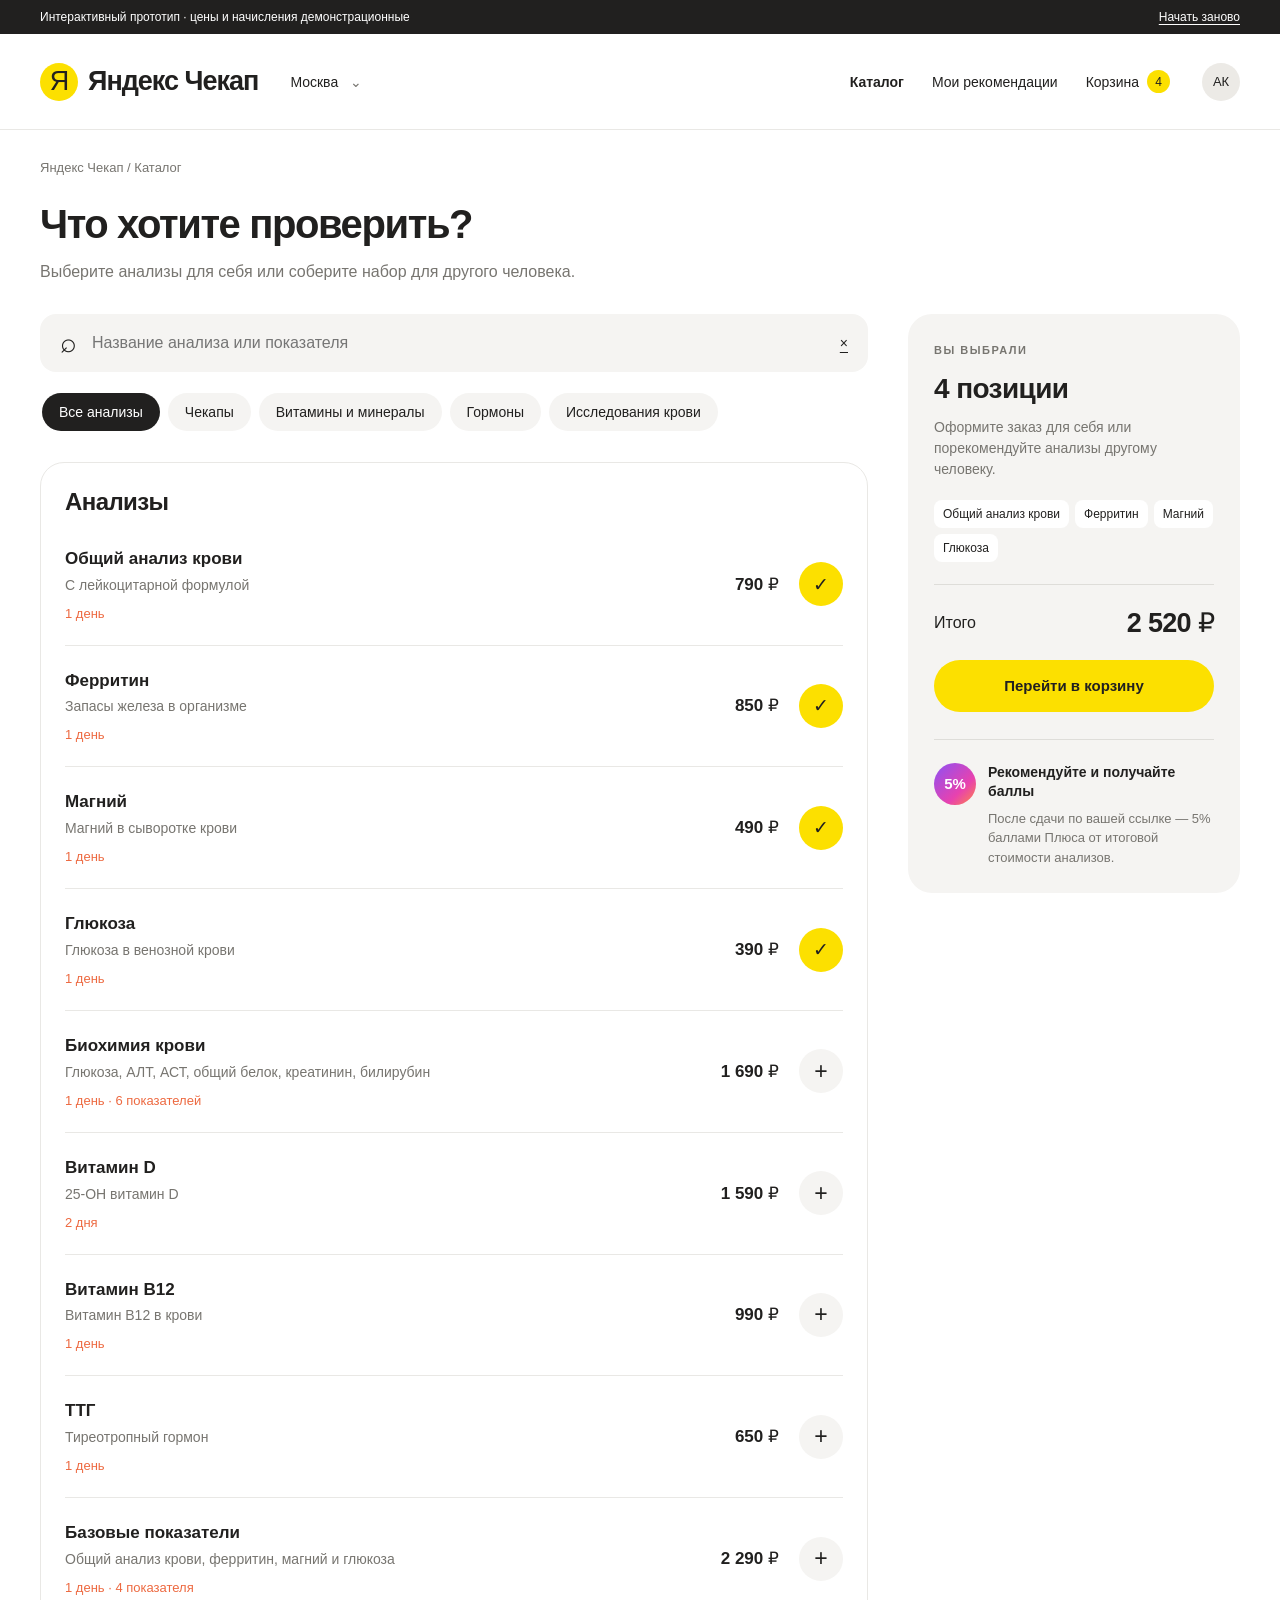
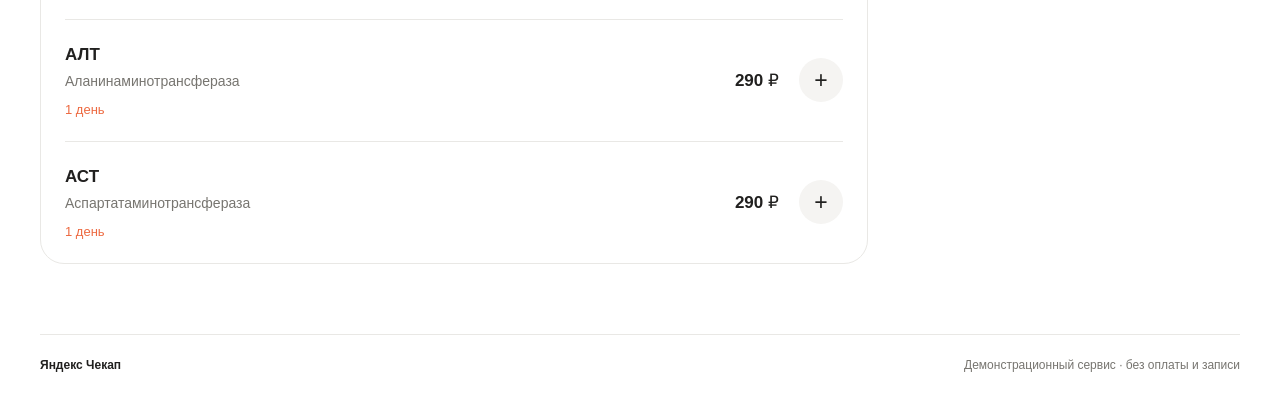
<file: index.html>
<!doctype html>
<html lang="ru"><head><meta charset="UTF-8"><meta name="viewport" content="width=device-width, initial-scale=1"><title>Яндекс Чекап · Анализы и рекомендации</title><meta name="description" content="Соберите набор анализов и поделитесь рекомендацией."><link rel="icon" type="image/svg+xml" href="data:image/svg+xml,%3Csvg xmlns='http://www.w3.org/2000/svg' viewBox='0 0 32 32'%3E%3Crect width='32' height='32' rx='10' fill='%23fce000'/%3E%3Cpath d='M9 17h5l2-8 3 15 2-7h3' fill='none' stroke='%2321201f' stroke-width='2.5'/%3E%3C/svg%3E"><link rel="stylesheet" href="style.css?v=2"></head><body>
<div class="demo-bar"><span>Интерактивный прототип <span class="desktop-only">· цены и начисления демонстрационные</span></span><button id="demo-reset">Начать заново</button></div>
<header class="header"><a class="brand" href="#catalog"><span class="brand-mark">Я</span><span>Яндекс Чекап</span></a><span class="location">Москва <span>⌄</span></span><nav aria-label="Основная навигация"><a href="#catalog" data-nav="catalog">Каталог</a><a href="#saved" data-nav="saved">Мои рекомендации</a><a class="cart-link" href="#cart" data-nav="cart">Корзина <span id="cart-count">4</span></a></nav><span class="account" title="Демонстрационный аккаунт">АК</span></header>
<main id="app"><div class="breadcrumb">Яндекс Чекап / Каталог</div><div class="page-heading"><div><h1>Что хотите проверить?</h1><p class="muted">Выберите анализы для себя или соберите набор для другого человека.</p></div></div><div class="workspace"><section><div class="search-wrap"><span>⌕</span><input aria-label="Поиск анализов" placeholder="Название анализа или показателя"></div><div class="chips"><button class="chip active">Все анализы</button><button class="chip">Чекапы</button><button class="chip">Витамины и минералы</button></div><section class="panel"><div class="panel-title"><h2>Анализы</h2><span class="muted">Выбирайте нужное</span></div><div class="analysis-row"><div><h3>Общий анализ крови</h3><p class="muted">С лейкоцитарной формулой</p><span class="meta">1 день</span></div><strong>790 ₽</strong><button class="round">✓</button></div><div class="analysis-row"><div><h3>Ферритин</h3><p class="muted">Запасы железа в организме</p><span class="meta">1 день</span></div><strong>850 ₽</strong><button class="round">✓</button></div><div class="analysis-row"><div><h3>Магний</h3><p class="muted">Магний в сыворотке крови</p><span class="meta">1 день</span></div><strong>490 ₽</strong><button class="round">✓</button></div></section></section><aside class="summary"><span class="eyebrow">ВАША КОРЗИНА</span><h2>4 анализа</h2><p class="muted">Состав можно изменить перед отправкой.</p><div class="total"><span>Итого</span><strong>2 520 ₽</strong></div><a class="button primary" href="#cart">Перейти в корзину</a><div class="referral-note"><span class="plus-badge">5%</span><div><strong>Рекомендуйте и получайте баллы</strong><p>После сдачи по вашей ссылке — 5% баллами Плюса.</p></div></div></aside></div></main>
<footer class="footer"><span>Яндекс Чекап</span><span>Демонстрационный сервис · без оплаты и записи</span></footer><div id="toast" role="status" aria-live="polite"></div><dialog id="modal"></dialog><script src="app.js?v=2" defer></script></body></html>
</file>
<file: style.css>
:root{--ink:#21201f;--muted:#777570;--line:#e9e8e5;--surface:#f5f4f2;--yellow:#fce000;--orange:#ed6940;--green:#28774c;font-family:"YS Text",Arial,sans-serif;color:var(--ink);background:#fff;font-synthesis:none}*{box-sizing:border-box}body{margin:0}button,input,textarea{font:inherit}button,a,input,textarea{-webkit-tap-highlight-color:transparent}button,a{touch-action:manipulation}button{cursor:pointer;border:0;color:inherit}a{color:inherit;text-decoration:none}button:focus-visible,a:focus-visible{outline:3px solid #437dc6;outline-offset:4px}input:focus,textarea:focus{outline:2px solid var(--yellow);outline-offset:2px}button:disabled{opacity:.45;cursor:not-allowed}h1,h2,h3,p{margin:0}h1{font-size:40px;letter-spacing:-1.4px;line-height:1.12;font-weight:750}h2{font-size:24px;letter-spacing:-.6px}h3{font-size:17px;font-weight:600;line-height:1.4}p{line-height:1.5}strong{font-weight:600}.muted{color:var(--muted)}.demo-bar{min-height:34px;background:var(--ink);color:#fff;display:flex;align-items:center;justify-content:space-between;padding:7px 40px;font-size:12px;gap:14px}.demo-bar button{padding:0;background:none;color:#fff;font-size:12px;text-decoration:underline;text-underline-offset:3px}.header{max-width:1280px;margin:auto;display:flex;align-items:center;gap:32px;height:96px;padding:0 40px;border-bottom:1px solid var(--line)}.brand{font-size:27px;font-weight:700;letter-spacing:-1px;display:flex;align-items:center;gap:10px;white-space:nowrap}.brand-mark{background:var(--yellow);font-weight:500;width:38px;height:38px;border-radius:50%;display:grid;place-items:center}.location{font-size:14px}.location span{margin-left:8px;color:var(--muted)}nav{margin-left:auto;display:flex;align-items:center;gap:28px;font-size:14px}nav a{padding:12px 0;white-space:nowrap}nav a.current{font-weight:700}.cart-link{display:flex;gap:8px;align-items:center}.cart-link span{background:var(--yellow);border-radius:50%;min-width:23px;height:23px;display:grid;place-items:center;font-size:12px}.account{width:38px;height:38px;border-radius:50%;display:grid;place-items:center;background:#eceae6;font-size:13px;flex-shrink:0}main{max-width:1280px;min-height:calc(100vh - 229px);padding:30px 40px 70px;margin:auto}.breadcrumb{font-size:13px;color:var(--muted);margin-bottom:27px}.breadcrumb a:hover{text-decoration:underline}.page-heading{display:flex;justify-content:space-between;align-items:center;gap:20px;margin-bottom:30px}.page-heading p{margin-top:13px;font-size:16px;max-width:640px}.workspace{display:grid;grid-template-columns:minmax(0,1fr) 332px;gap:40px;align-items:start}.search-wrap{display:flex;align-items:center;gap:13px;background:var(--surface);border-radius:16px;padding:0 20px;margin-bottom:19px}.search-wrap>span{font-size:28px}.search-wrap input{background:transparent;border:0;width:100%;height:58px;font-size:16px;min-width:0}.search-wrap:focus-within{outline:2px solid var(--yellow)}.search-wrap input:focus{outline:none}.chips{display:flex;gap:8px;margin:0 0 24px;overflow:auto;padding:2px 2px 7px;scrollbar-width:none}.chip{white-space:nowrap;background:var(--surface);padding:11px 17px;border-radius:24px;font-size:14px}.chip.active{background:var(--ink);color:#fff}.panel{border:1px solid var(--line);border-radius:24px;overflow:hidden;padding:0 24px;background:#fff}.panel-title{display:flex;align-items:center;justify-content:space-between;padding:25px 0 8px;gap:15px}.panel-title .muted{font-size:13px}.analysis-row{display:grid;grid-template-columns:minmax(0,1fr) auto 44px;gap:20px;align-items:center;padding:23px 0;border-bottom:1px solid var(--line)}.analysis-row:last-child{border-bottom:0}.analysis-row p{font-size:14px;margin:4px 0 8px}.analysis-row>strong{font-size:17px;white-space:nowrap}.meta{font-size:13px;color:var(--orange)}.round{height:44px;width:44px;display:grid;place-items:center;border-radius:50%;background:var(--surface);font-size:23px}.round.selected{background:var(--yellow);font-size:19px}.round.remove{font-size:20px;color:var(--muted)}.round:hover{filter:brightness(.96)}.summary{background:var(--surface);padding:26px;border-radius:24px;position:sticky;top:24px}.eyebrow{font-size:11px;font-weight:600;letter-spacing:1.5px;color:var(--muted)}.summary h2{margin:15px 0 12px;font-size:28px}.summary>p{font-size:14px}.total{display:flex;justify-content:space-between;align-items:center;gap:20px;padding-top:22px;margin-top:22px;border-top:1px solid #deddd9;margin-bottom:21px}.total strong{font-size:27px;letter-spacing:-.7px;white-space:nowrap}.button{min-height:52px;padding:14px 20px;border-radius:28px;display:inline-flex;align-items:center;justify-content:center;gap:10px;text-align:center;font-size:15px;font-weight:600;line-height:1.35;background:var(--surface)}.button.primary{background:var(--yellow)}.button.dark{background:var(--ink);color:white}.button.outline{background:transparent;border:1px solid #d8d6d1}.button:hover{filter:brightness(.97)}.summary>.button{width:100%;margin-bottom:10px}.referral-note{display:flex;gap:12px;border-top:1px solid #deddd9;padding-top:23px;margin-top:17px}.referral-note strong{font-size:14px;line-height:1.4;display:block}.referral-note p{font-size:13px;color:var(--muted);margin-top:7px}.plus-badge{width:42px;height:42px;border-radius:50%;background:linear-gradient(135deg,#8c51f5,#e842ae 65%,#ff8744);display:grid;place-items:center;color:white;flex-shrink:0;font-size:15px;font-weight:700}.footer{border-top:1px solid var(--line);max-width:1200px;margin:auto;padding:23px 0;display:flex;justify-content:space-between;color:var(--muted);font-size:12px;gap:16px}.footer>span:first-child{color:var(--ink);font-weight:600}.back{display:inline-flex;gap:9px;align-items:center;font-size:14px;margin-bottom:25px}.text-button{padding:0;background:none;font-size:14px;text-decoration:underline;text-underline-offset:4px}.notice{border-radius:18px;background:#fff7e8;padding:18px 20px;margin:20px 0;display:flex;gap:15px;align-items:flex-start}.notice>span{font-size:21px}.notice p{font-size:14px;margin-top:6px;color:#71634b}.notice button{margin-top:12px}.notice.success{background:#edf5ee}.line-item{display:flex;justify-content:space-between;font-size:14px;gap:20px;margin-top:12px}.selected-names{display:flex;flex-wrap:wrap;gap:6px;margin-top:20px}.selected-names span{font-size:12px;background:white;border-radius:8px;padding:7px 9px}.tiny{font-size:12px;line-height:1.5;color:var(--muted)}.section-gap{margin-top:26px}.empty{text-align:center;padding:52px 24px}.empty h2{margin-bottom:12px}.empty .button{margin-top:24px}.empty-symbol{display:grid;place-items:center;background:var(--surface);border-radius:24px;font-size:32px;width:70px;height:70px;margin:0 auto 24px}.recipient-intro{border-radius:24px;background:var(--surface);padding:28px;margin-bottom:24px}.recipient-intro .eyebrow{display:block;margin-bottom:15px}.recipient-intro h1{font-size:34px;margin:12px 0 18px}.author{font-size:14px;display:flex;gap:8px;align-items:center}.author-dot{width:8px;height:8px;border-radius:50%;background:var(--orange)}.comment{font-size:17px;line-height:1.55;white-space:pre-wrap;overflow-wrap:anywhere}.recipient-intro .tiny{margin-top:18px}.stats{display:grid;grid-template-columns:1fr 1fr 1fr;gap:16px;margin-bottom:32px}.stat{padding:25px 28px;background:var(--surface);border-radius:20px}.stat.reward{background:linear-gradient(110deg,#f1ebff,#fde9f1)}.stat strong{display:block;font-size:34px;letter-spacing:-1px;margin-bottom:10px}.stat p{font-size:14px}.saved-card{border:1px solid var(--line);border-radius:22px;padding:26px;display:grid;grid-template-columns:1fr auto;gap:24px;margin-top:15px}.saved-card h2{font-size:22px;overflow-wrap:anywhere}.saved-card p{font-size:14px;margin-top:10px}.saved-actions{display:flex;gap:8px;align-items:center}.saved-metrics{display:flex;gap:24px;font-size:13px;margin-top:20px;flex-wrap:wrap}.saved-metrics strong{font-size:16px;margin-right:5px}.link-row{display:flex;gap:10px;margin-top:20px}.link-row input{min-width:0;flex:1}.center-page{max-width:670px;margin:25px auto}.center-page h1{font-size:34px;margin-bottom:15px}.success-mark{width:60px;height:60px;background:var(--yellow);display:grid;place-items:center;border-radius:50%;font-size:27px;margin-bottom:24px}.form-card{padding:30px;border-radius:24px;border:1px solid var(--line)}.form-card label,dialog label{font-size:14px;font-weight:600;display:block;margin-top:22px;margin-bottom:9px}input.field,textarea{background:var(--surface);border:1px solid transparent;border-radius:13px;min-height:51px;padding:14px 16px;width:100%;color:var(--ink)}textarea{resize:vertical;min-height:108px;line-height:1.5}.form-card .button{width:100%;margin-top:24px}.form-card .tiny{margin-top:10px}.steps{display:flex;gap:24px;margin-bottom:26px;font-size:13px;color:var(--muted)}.steps .active{color:var(--ink);font-weight:600}.modal-head{display:flex;justify-content:space-between;align-items:center;gap:20px;margin-bottom:12px}dialog{border:0;border-radius:28px;padding:28px;width:min(540px,calc(100% - 32px));max-height:calc(100% - 32px);color:var(--ink);box-shadow:0 30px 80px #0002}dialog::backdrop{background:#21201f66;backdrop-filter:blur(4px)}dialog h2{font-size:27px}dialog .button{width:100%;margin-top:24px}dialog .tiny{margin-top:12px}.dialog-actions{display:flex;gap:10px}.dialog-actions .button{flex:1}#toast{position:fixed;bottom:28px;left:50%;transform:translate(-50%,25px);background:var(--ink);color:#fff;padding:15px 22px;border-radius:14px;font-size:14px;opacity:0;pointer-events:none;transition:.2s;z-index:10;max-width:calc(100% - 32px);text-align:center}#toast.visible{opacity:1;transform:translate(-50%,0)}.checkout-note{margin-top:20px;padding:18px;background:var(--surface);border-radius:16px;font-size:14px}.mobile-basket{display:none}.list-bottom{display:flex;justify-content:space-between;align-items:center;gap:20px;padding:20px 0}.reward-amount{color:#9340af}.payment-breakdown{padding:22px 0}.date-chips{display:flex;gap:8px;flex-wrap:wrap;margin-top:12px}.date-chips button{border:1px solid var(--line);background:white;padding:12px 16px;border-radius:14px}.date-chips button.active{border-color:var(--ink);background:var(--surface)}.error{color:#a32235;font-size:14px;margin-top:12px}.route-enter{animation:appear .2s ease-out}@keyframes appear{from{opacity:0;transform:translateY(5px)}to{opacity:1;transform:translateY(0)}}@media(prefers-reduced-motion:reduce){*{animation:none!important;transition:none!important}}@media(max-width:1000px){.header{gap:20px;padding:0 24px}.location{display:none}main{padding:28px 24px 60px}.workspace{grid-template-columns:minmax(0,1fr) 290px;gap:24px}.summary{padding:22px}.footer{margin:0 24px}h1{font-size:35px}nav{gap:20px}}@media(max-width:720px){.demo-bar{padding:8px 16px;font-size:11px}.desktop-only{display:none}.header{height:auto;min-height:115px;padding:18px 16px 0;flex-wrap:wrap;gap:14px}.brand{font-size:23px}.brand-mark{width:32px;height:32px}.account{margin-left:auto;width:32px;height:32px}nav{order:3;width:100%;margin:0;justify-content:space-between;gap:12px;font-size:13px}nav a{padding:13px 0 16px}.header:has(.recipient-nav){min-height:76px}.header .recipient-nav{display:none}main{padding:23px 16px 40px;min-height:calc(100vh - 242px)}.breadcrumb{margin-bottom:22px;font-size:12px}.page-heading{display:block;margin-bottom:24px}.page-heading>.button{margin-top:18px}.page-heading p{font-size:15px;margin-top:12px}h1{font-size:31px;letter-spacing:-1px}h2{font-size:22px}.workspace{grid-template-columns:1fr;gap:24px}.summary{position:static;padding:24px}.panel{padding:0 18px;border-radius:20px}.analysis-row{gap:12px;padding:20px 0;grid-template-columns:minmax(0,1fr) auto 38px}.analysis-row h3{font-size:16px}.analysis-row p{font-size:13px}.analysis-row>strong{font-size:15px}.round{width:38px;height:38px}.panel-title .muted{display:none}.search-wrap{padding:0 15px}.search-wrap input{height:54px;font-size:15px}.chips{margin-bottom:18px}.chip{font-size:13px;padding:10px 14px}.footer{margin:0 16px;flex-direction:column;gap:8px;padding-bottom:30px}.stats{gap:10px;grid-template-columns:1fr 1fr}.stat{padding:20px}.stat:first-child{grid-column:1/-1}.stat strong{font-size:30px}.stat p{font-size:13px}.saved-card{display:block;padding:22px}.saved-actions{margin-top:22px;flex-wrap:wrap}.saved-actions .button{flex:1;font-size:14px;min-width:110px}.saved-metrics{gap:16px}.recipient-intro{padding:23px}.recipient-intro h1{font-size:29px}.comment{font-size:16px}.form-card{padding:23px}.center-page{margin:0 auto}.center-page h1{font-size:29px}.link-row{flex-wrap:wrap}.link-row .button{width:100%}.notice{padding:17px}.mobile-basket{display:flex;position:fixed;bottom:14px;left:16px;right:16px;align-items:center;justify-content:space-between;z-index:3;background:var(--yellow);padding:16px 22px;border-radius:30px;box-shadow:0 6px 25px #0002;font-size:15px;font-weight:600}body:has(.mobile-basket) .footer{padding-bottom:96px}.steps{gap:14px;font-size:12px}.summary-catalog{display:none}#toast{bottom:85px}.total strong{font-size:26px}}

.recipient-nav{display:none} .header:has(.recipient-nav) .account{margin-left:auto}
</file>
